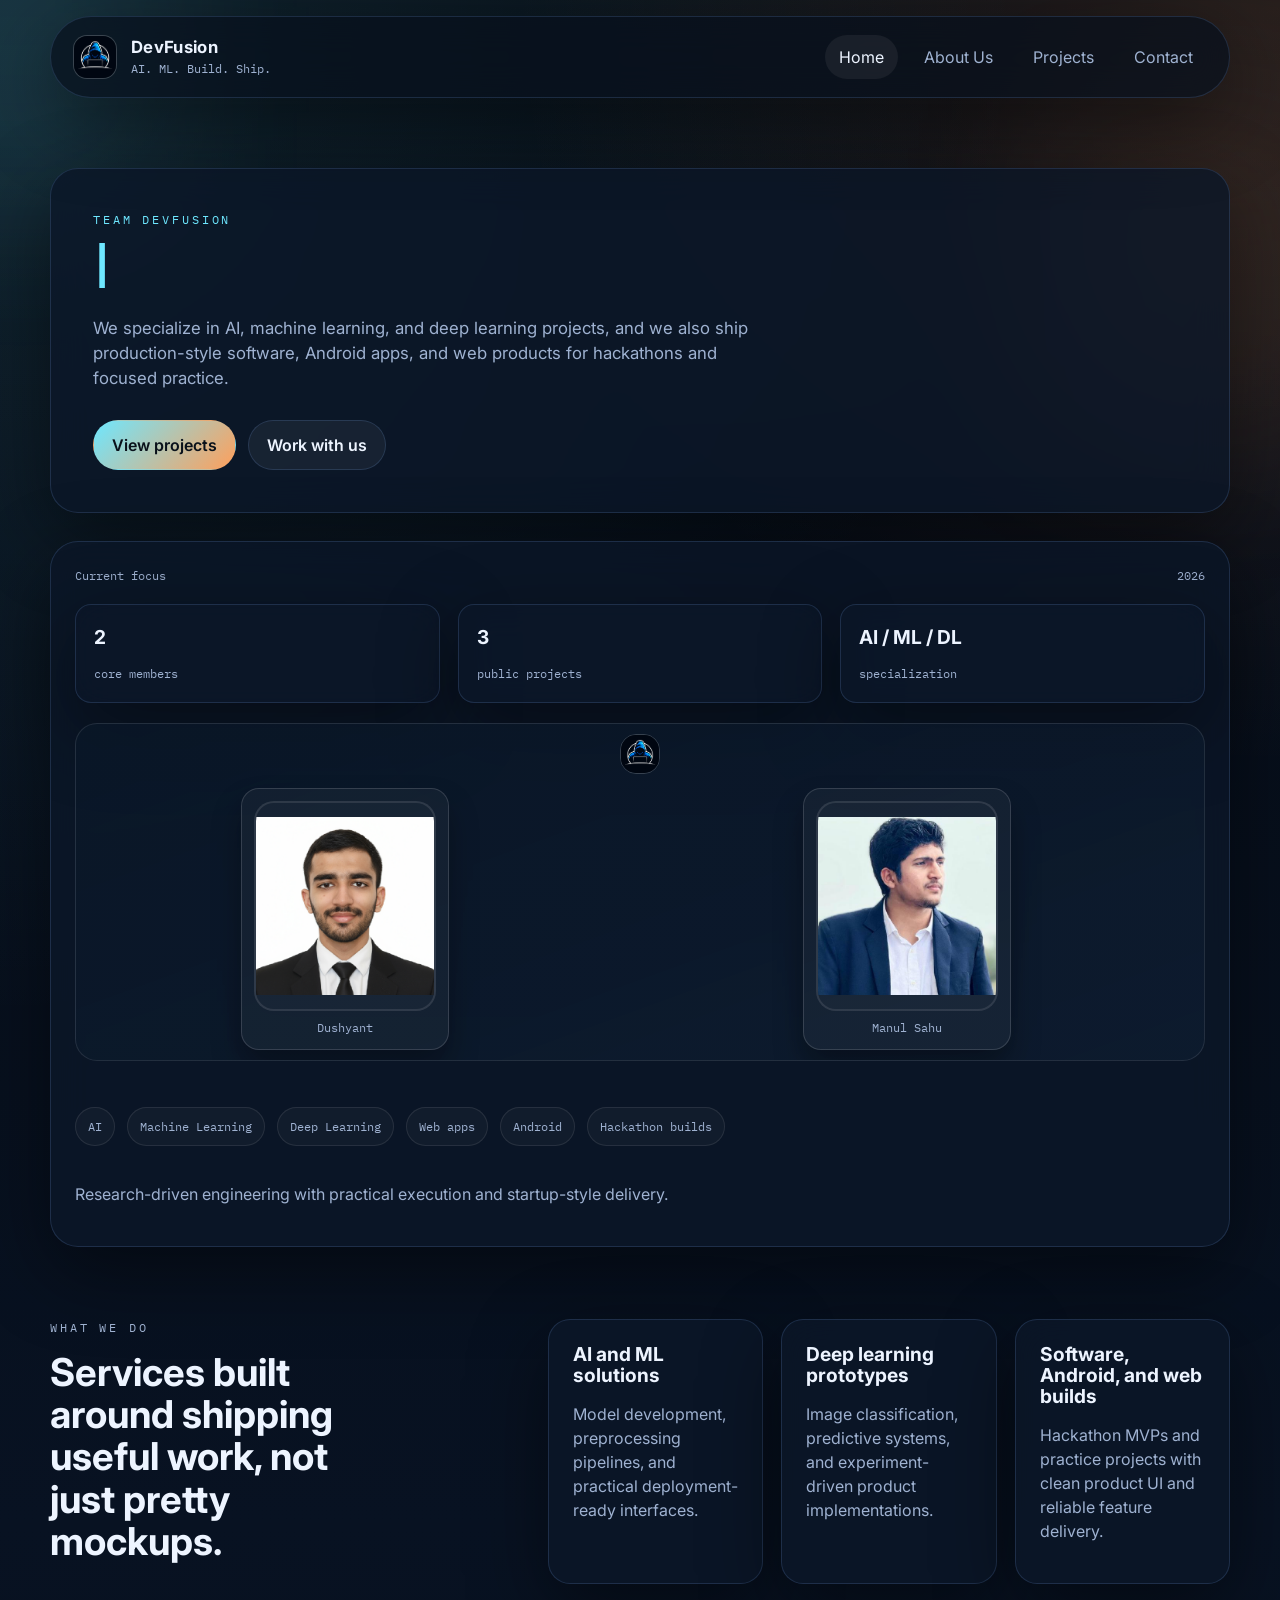
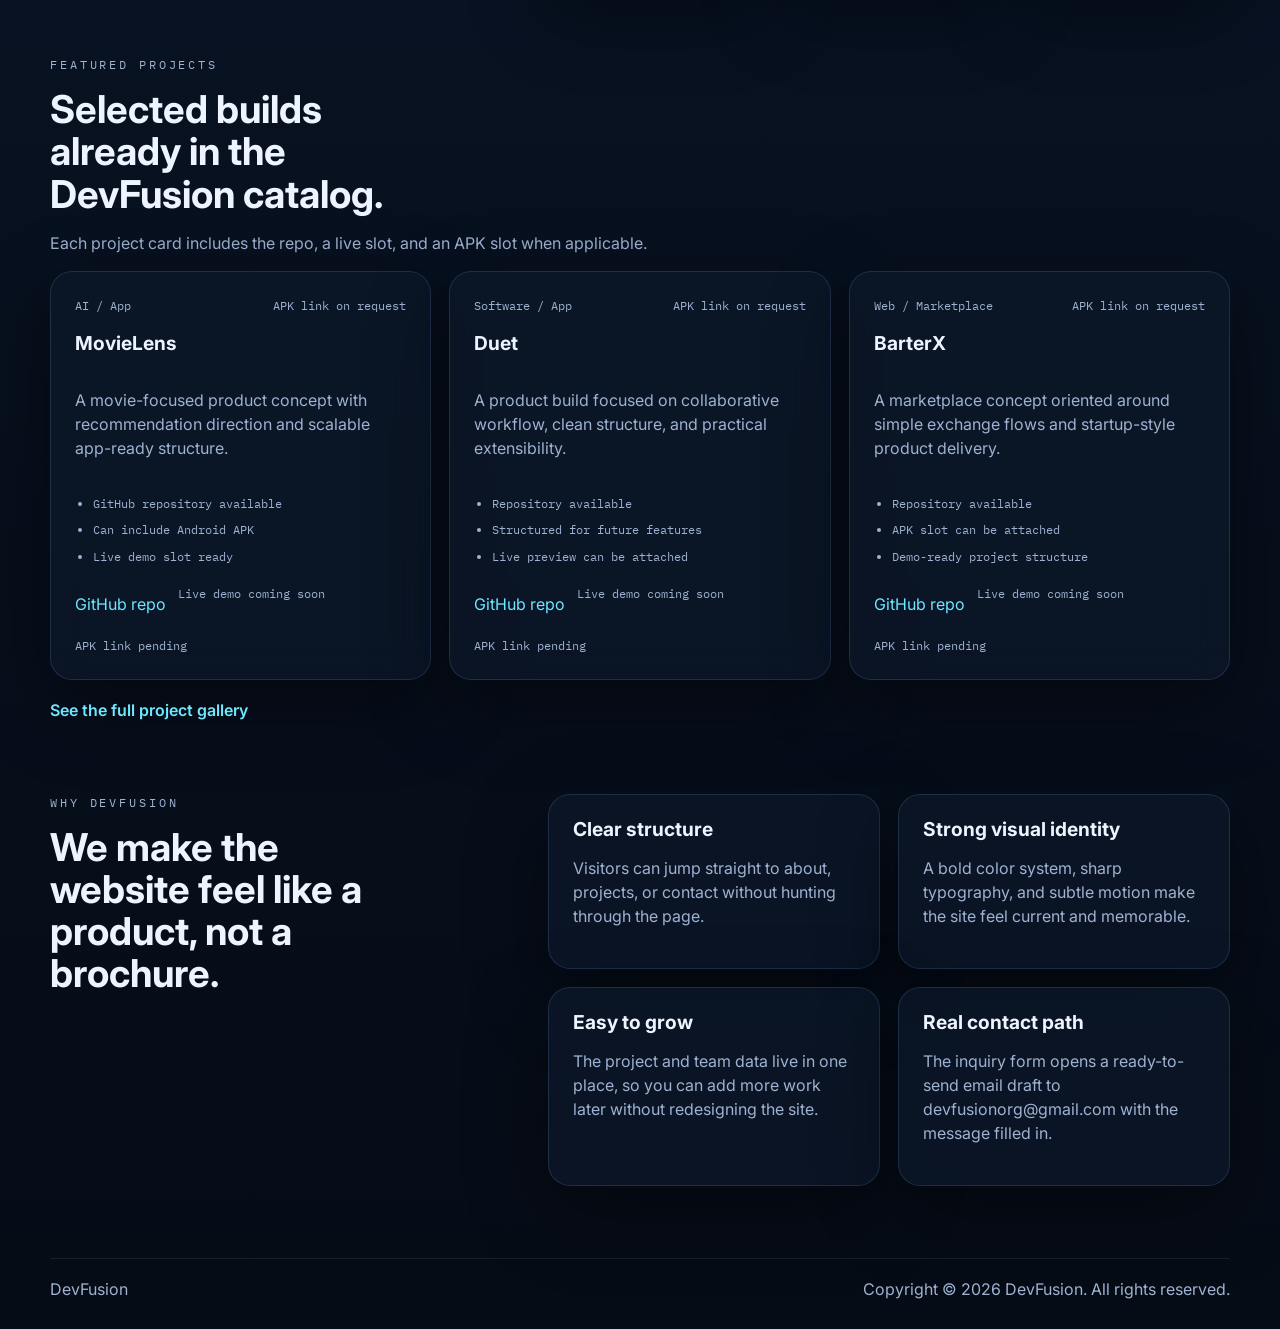
<file: index.html>
<!doctype html>
<html lang="en">
  <head>
    <meta charset="UTF-8" />
    <meta name="viewport" content="width=device-width, initial-scale=1.0" />
    <meta
      name="description"
      content="DevFusion is a bold startup portfolio for Dushyant and Manul Sahu, showcasing projects, services, and contact options."
    />
    <title>DevFusion | Home</title>
    <link rel="preconnect" href="https://fonts.googleapis.com" />
    <link rel="preconnect" href="https://fonts.gstatic.com" crossorigin />
    <link
      href="https://fonts.googleapis.com/css2?family=IBM+Plex+Mono:wght@400;500;600;700&family=Inter:wght@400;500;600;700;800&display=swap"
      rel="stylesheet"
    />
    <link rel="stylesheet" href="styles.css" />
  </head>
  <body data-page="home">
    <div class="backdrop backdrop-a"></div>
    <div class="backdrop backdrop-b"></div>

    <header class="site-header">
      <a class="brand" href="index.html">
        <span class="brand-mark">
          <img src="DevFusion.png" alt="DevFusion logo" />
        </span>
        <span>
          <strong>DevFusion</strong>
          <small>AI. ML. Build. Ship.</small>
        </span>
      </a>

      <button class="nav-toggle" type="button" aria-expanded="false" aria-controls="site-nav">
        Menu
      </button>

      <nav id="site-nav" class="site-nav">
        <a href="index.html">Home</a>
        <a href="about.html">About Us</a>
        <a href="projects.html">Projects</a>
        <a href="contact.html">Contact</a>
      </nav>
    </header>

    <main>
      <section class="hero section">
        <div class="hero-copy reveal">
          <p class="eyebrow">Team DevFusion</p>
          <h1 class="js-typing-heading" data-typing-lines="AI-First Product Builders|ML Solutions that Deliver|Web and Android Apps that Ship">
            AI-first developers building practical ML products, web apps, and Android experiences.
          </h1>
          <p class="lead">
            We specialize in AI, machine learning, and deep learning projects, and we also ship production-style
            software, Android apps, and web products for hackathons and focused practice.
          </p>
          <div class="hero-actions">
            <a class="button button-primary" href="projects.html">View projects</a>
            <a class="button button-secondary" href="contact.html">Work with us</a>
          </div>
        </div>

        <aside class="hero-panel reveal delay-1">
          <div class="panel-topline">
            <span>Current focus</span>
            <span>2026</span>
          </div>
          <div class="hero-stats" id="home-stats"></div>
          <div class="hero-photo-stage">
            <img src="DevFusion.png" alt="DevFusion symbol" class="hero-logo" />
            <div class="hero-photo-row">
              <a class="hero-photo-link" href="about.html#member-dushyant" aria-label="View Dushyant details">
                <figure class="hero-photo-card">
                  <img src="d.png" alt="Dushyant portrait" class="avatar avatar-large" />
                  <figcaption>Dushyant</figcaption>
                </figure>
              </a>
              <a class="hero-photo-link" href="about.html#member-manul-sahu" aria-label="View Manul Sahu details">
                <figure class="hero-photo-card">
                  <img src="m.png" alt="Manul Sahu portrait" class="avatar avatar-large" />
                  <figcaption>Manul Sahu</figcaption>
                </figure>
              </a>
            </div>
          </div>
          <div class="hero-tags">
            <span>AI</span>
            <span>Machine Learning</span>
            <span>Deep Learning</span>
            <span>Web apps</span>
            <span>Android</span>
            <span>Hackathon builds</span>
          </div>
          <p class="panel-copy">
            Research-driven engineering with practical execution and startup-style delivery.
          </p>
        </aside>
      </section>

      <section class="section section-split">
        <div class="section-heading reveal">
          <p class="eyebrow">What we do</p>
          <h2>Services built around shipping useful work, not just pretty mockups.</h2>
        </div>
        <div class="grid cards-3" id="service-cards"></div>
      </section>

      <section class="section">
        <div class="section-heading reveal">
          <p class="eyebrow">Featured projects</p>
          <h2>Selected builds already in the DevFusion catalog.</h2>
          <p>Each project card includes the repo, a live slot, and an APK slot when applicable.</p>
        </div>
        <div class="grid cards-3" id="featured-projects"></div>
        <div class="section-footer reveal">
          <a class="text-link" href="projects.html">See the full project gallery</a>
        </div>
      </section>

      <section class="section section-split">
        <div class="section-heading reveal">
          <p class="eyebrow">Why DevFusion</p>
          <h2>We make the website feel like a product, not a brochure.</h2>
        </div>
        <div class="grid cards-2">
          <article class="info-card reveal">
            <h3>Clear structure</h3>
            <p>Visitors can jump straight to about, projects, or contact without hunting through the page.</p>
          </article>
          <article class="info-card reveal delay-1">
            <h3>Strong visual identity</h3>
            <p>A bold color system, sharp typography, and subtle motion make the site feel current and memorable.</p>
          </article>
          <article class="info-card reveal delay-2">
            <h3>Easy to grow</h3>
            <p>The project and team data live in one place, so you can add more work later without redesigning the site.</p>
          </article>
          <article class="info-card reveal delay-3">
            <h3>Real contact path</h3>
            <p>The inquiry form opens a ready-to-send email draft to devfusionorg@gmail.com with the message filled in.</p>
          </article>
        </div>
      </section>
    </main>

    <footer class="site-footer">
      <p>DevFusion</p>
      <p>Copyright &copy; <span data-year></span> DevFusion. All rights reserved.</p>
    </footer>

    <script src="site-data.js"></script>
    <script src="site.js"></script>
  </body>
</html>
</file>
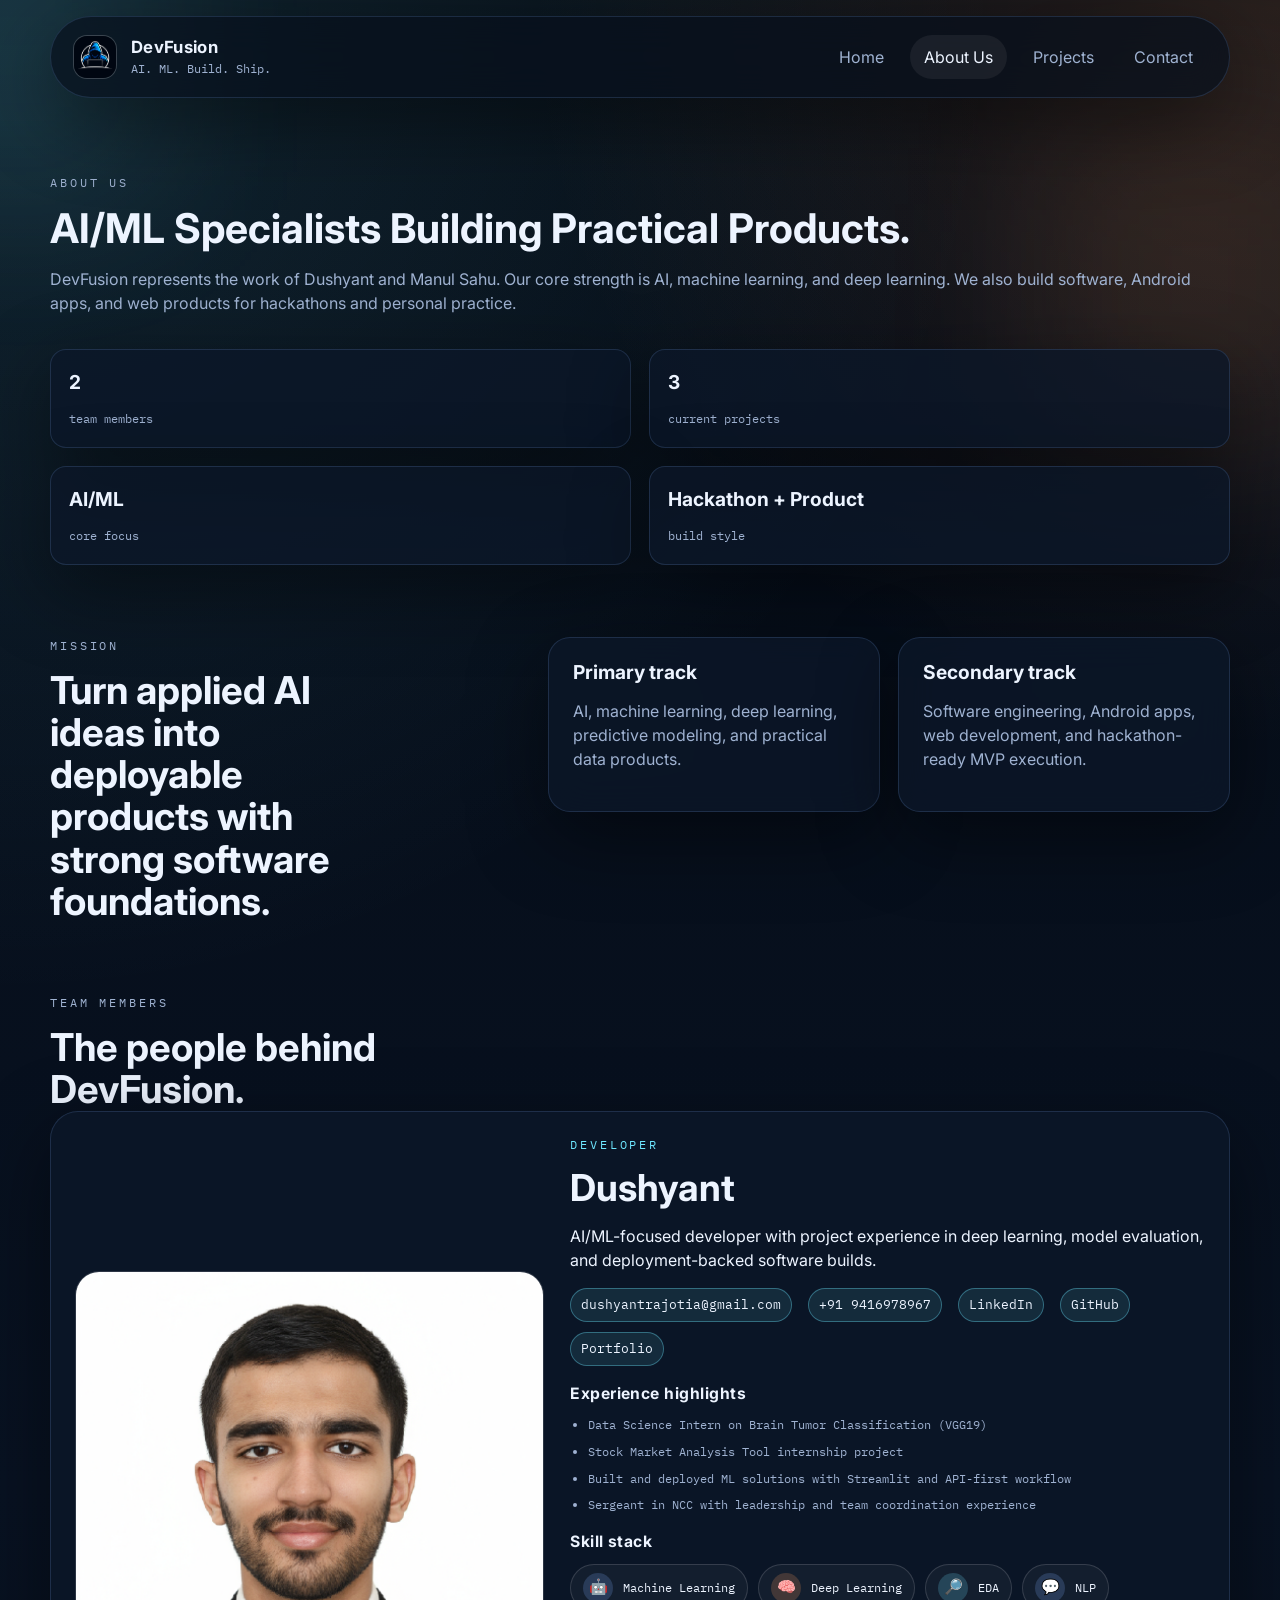
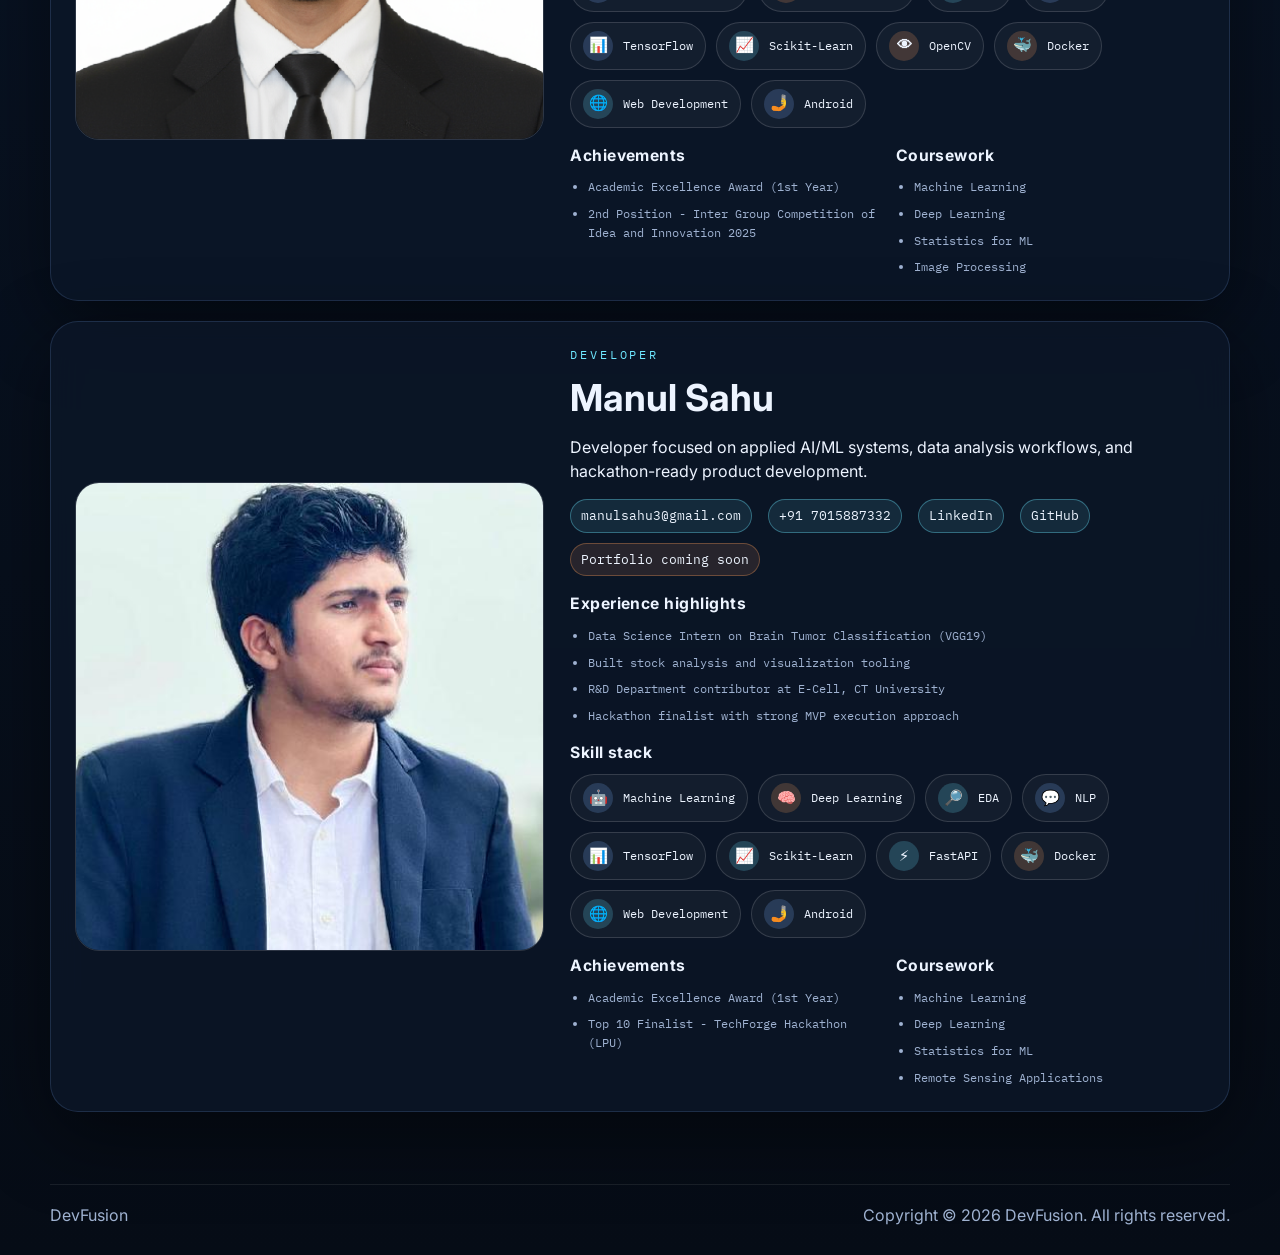
<file: about.html>
<!doctype html>
<html lang="en">
  <head>
    <meta charset="UTF-8" />
    <meta name="viewport" content="width=device-width, initial-scale=1.0" />
    <meta
      name="description"
      content="Meet the DevFusion team, learn about our values, tools, and the people behind the projects."
    />
    <title>DevFusion | About Us</title>
    <link rel="preconnect" href="https://fonts.googleapis.com" />
    <link rel="preconnect" href="https://fonts.gstatic.com" crossorigin />
    <link
      href="https://fonts.googleapis.com/css2?family=IBM+Plex+Mono:wght@400;500;600;700&family=Inter:wght@400;500;600;700;800&display=swap"
      rel="stylesheet"
    />
    <link rel="stylesheet" href="styles.css" />
  </head>
  <body data-page="about">
    <div class="backdrop backdrop-a"></div>
    <div class="backdrop backdrop-b"></div>

    <header class="site-header">
      <a class="brand" href="index.html">
        <span class="brand-mark">
          <img src="DevFusion.png" alt="DevFusion logo" />
        </span>
        <span>
          <strong>DevFusion</strong>
          <small>AI. ML. Build. Ship.</small>
        </span>
      </a>

      <button class="nav-toggle" type="button" aria-expanded="false" aria-controls="site-nav">
        Menu
      </button>

      <nav id="site-nav" class="site-nav">
        <a href="index.html">Home</a>
        <a href="about.html">About Us</a>
        <a href="projects.html">Projects</a>
        <a href="contact.html">Contact</a>
      </nav>
    </header>

    <main>
      <section class="page-hero section">
        <div class="section-heading reveal">
          <p class="eyebrow">About us</p>
          <h1>AI/ML Specialists Building Practical Products.</h1>
          <p>
            DevFusion represents the work of Dushyant and Manul Sahu. Our core strength is AI, machine learning, and
            deep learning. We also build software, Android apps, and web products for hackathons and personal practice.
          </p>
        </div>

        <div class="grid cards-2 metrics-grid reveal delay-1" id="about-metrics"></div>
      </section>

      <section class="section section-split">
        <div class="section-heading reveal">
          <p class="eyebrow">Mission</p>
          <h2>Turn applied AI ideas into deployable products with strong software foundations.</h2>
        </div>
        <div class="grid cards-2">
          <article class="info-card reveal">
            <h3>Primary track</h3>
            <p>
              AI, machine learning, deep learning, predictive modeling, and practical data products.
            </p>
          </article>
          <article class="info-card reveal delay-1">
            <h3>Secondary track</h3>
            <p>
              Software engineering, Android apps, web development, and hackathon-ready MVP execution.
            </p>
          </article>
        </div>
      </section>

      <section class="section">
        <div class="section-heading reveal">
          <p class="eyebrow">Team members</p>
          <h2>The people behind DevFusion.</h2>
        </div>
        <div id="member-stories"></div>
      </section>
    </main>

    <footer class="site-footer">
      <p>DevFusion</p>
      <p>Copyright &copy; <span data-year></span> DevFusion. All rights reserved.</p>
    </footer>

    <script src="site-data.js"></script>
    <script src="site.js"></script>
  </body>
</html>
</file>
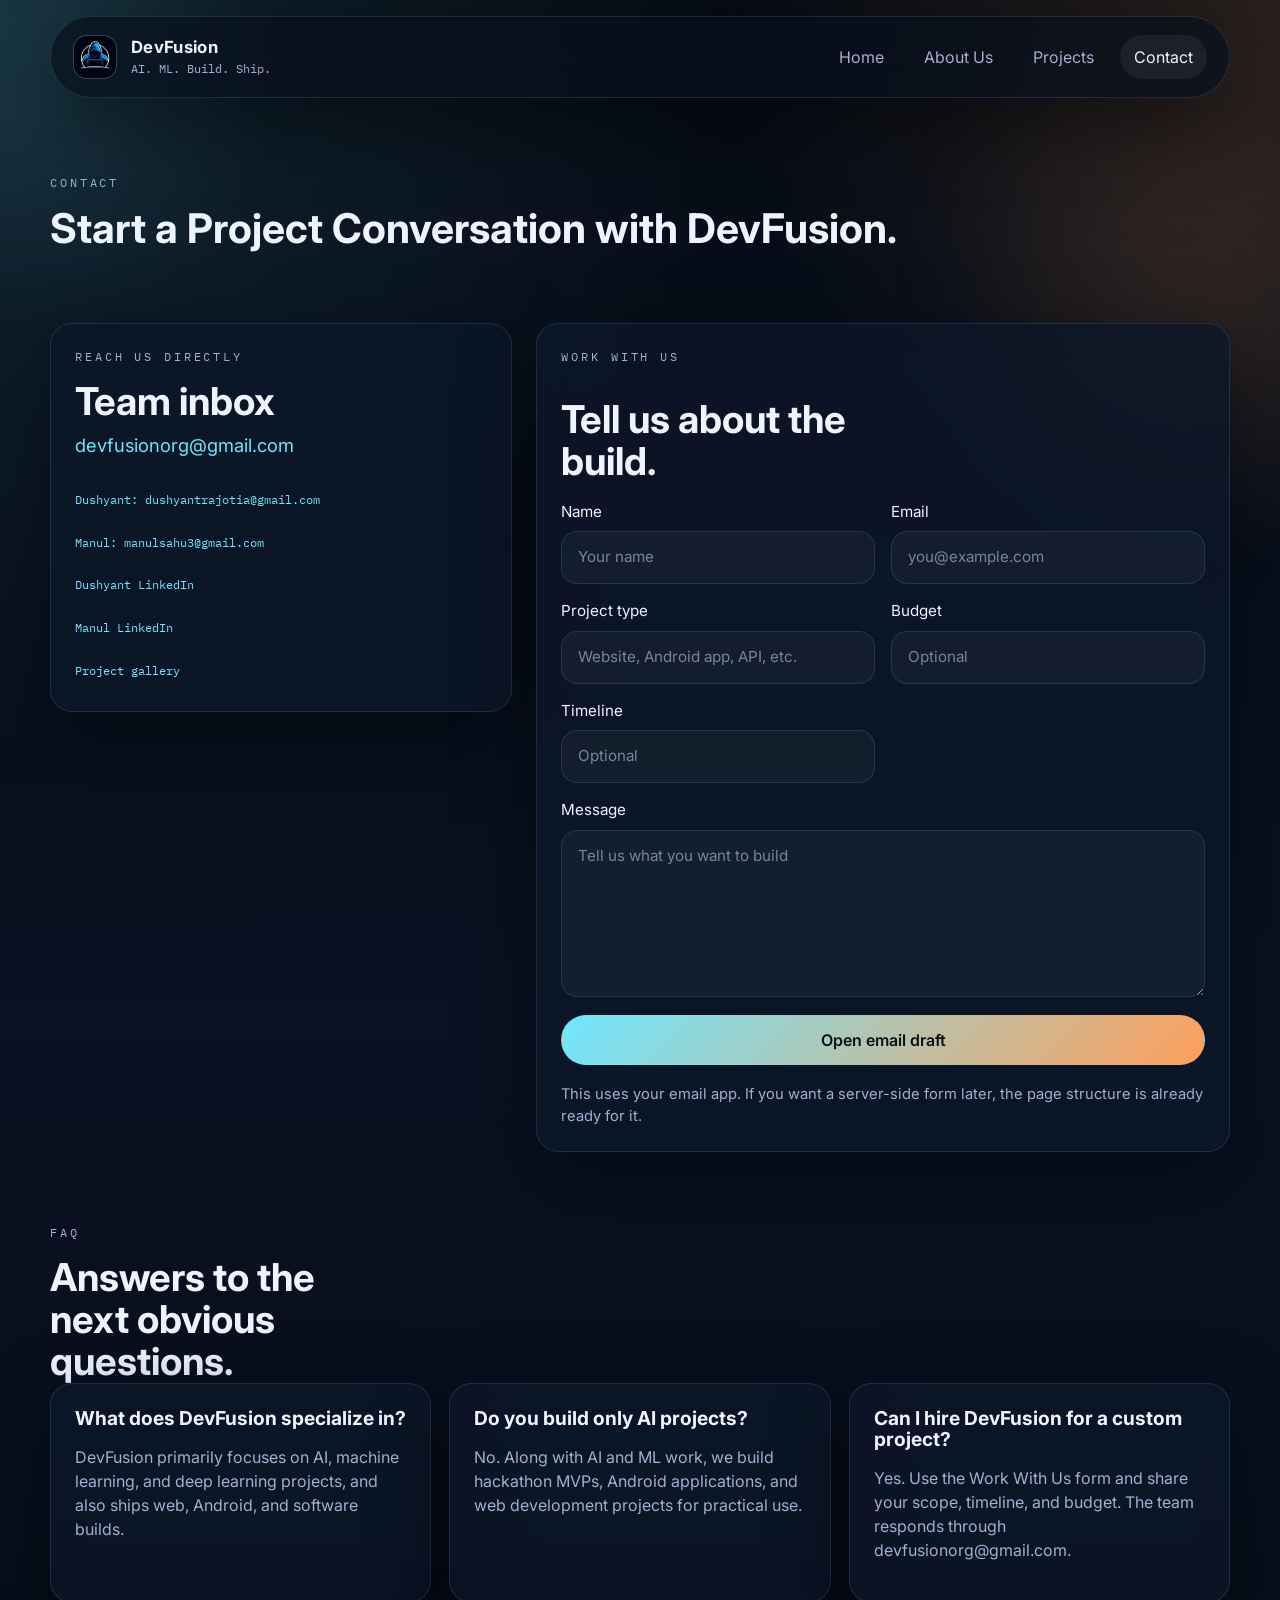
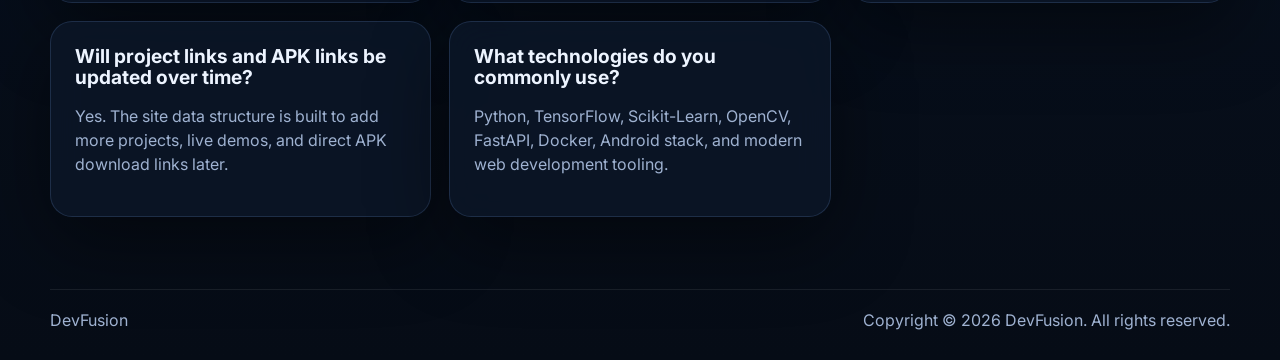
<file: contact.html>
<!doctype html>
<html lang="en">
  <head>
    <meta charset="UTF-8" />
    <meta name="viewport" content="width=device-width, initial-scale=1.0" />
    <meta
      name="description"
      content="Contact DevFusion or send a work-with-us inquiry to devfusionorg@gmail.com."
    />
    <title>DevFusion | Contact</title>
    <link rel="preconnect" href="https://fonts.googleapis.com" />
    <link rel="preconnect" href="https://fonts.gstatic.com" crossorigin />
    <link
      href="https://fonts.googleapis.com/css2?family=IBM+Plex+Mono:wght@400;500;600;700&family=Inter:wght@400;500;600;700;800&display=swap"
      rel="stylesheet"
    />
    <link rel="stylesheet" href="styles.css" />
  </head>
  <body data-page="contact">
    <div class="backdrop backdrop-a"></div>
    <div class="backdrop backdrop-b"></div>

    <header class="site-header">
      <a class="brand" href="index.html">
        <span class="brand-mark">
          <img src="DevFusion.png" alt="DevFusion logo" />
        </span>
        <span>
          <strong>DevFusion</strong>
          <small>AI. ML. Build. Ship.</small>
        </span>
      </a>

      <button class="nav-toggle" type="button" aria-expanded="false" aria-controls="site-nav">
        Menu
      </button>

      <nav id="site-nav" class="site-nav">
        <a href="index.html">Home</a>
        <a href="about.html">About Us</a>
        <a href="projects.html">Projects</a>
        <a href="contact.html">Contact</a>
      </nav>
    </header>

    <main>
      <section class="page-hero section">
        <div class="section-heading reveal">
          <p class="eyebrow">Contact</p>
          <h1>Start a Project Conversation with DevFusion.</h1>
        </div>
      </section>

      <section class="section contact-layout">
        <div class="contact-card reveal">
          <p class="eyebrow">Reach us directly</p>
          <h2>Team inbox</h2>
          <a class="email-link" href="mailto:devfusionorg@gmail.com">devfusionorg@gmail.com</a>
          <div class="contact-list" id="contact-links"></div>
        </div>

        <form class="contact-form reveal delay-1 js-mailto-form" data-form-title="Work with us" data-form-label="Project inquiry">
          <p class="eyebrow">Work with us</p>
          <h2>Tell us about the build.</h2>

          <div class="form-grid">
            <label>
              Name
              <input type="text" name="name" placeholder="Your name" required />
            </label>
            <label>
              Email
              <input type="email" name="email" placeholder="you@example.com" required />
            </label>
            <label>
              Project type
              <input type="text" name="projectType" placeholder="Website, Android app, API, etc." />
            </label>
            <label>
              Budget
              <input type="text" name="budget" placeholder="Optional" />
            </label>
            <label>
              Timeline
              <input type="text" name="timeline" placeholder="Optional" />
            </label>
            <label class="full-width">
              Message
              <textarea name="message" rows="6" placeholder="Tell us what you want to build" required></textarea>
            </label>
          </div>

          <button class="button button-primary" type="submit">Open email draft</button>
          <p class="form-note">
            This uses your email app. If you want a server-side form later, the page structure is already ready for it.
          </p>
        </form>
      </section>

      <section class="section">
        <div class="section-heading reveal">
          <p class="eyebrow">FAQ</p>
          <h2>Answers to the next obvious questions.</h2>
        </div>
        <div class="grid cards-3" id="faq-grid"></div>
      </section>
    </main>

    <footer class="site-footer">
      <p>DevFusion</p>
      <p>Copyright &copy; <span data-year></span> DevFusion. All rights reserved.</p>
    </footer>

    <script src="site-data.js"></script>
    <script src="site.js"></script>
  </body>
</html>
</file>
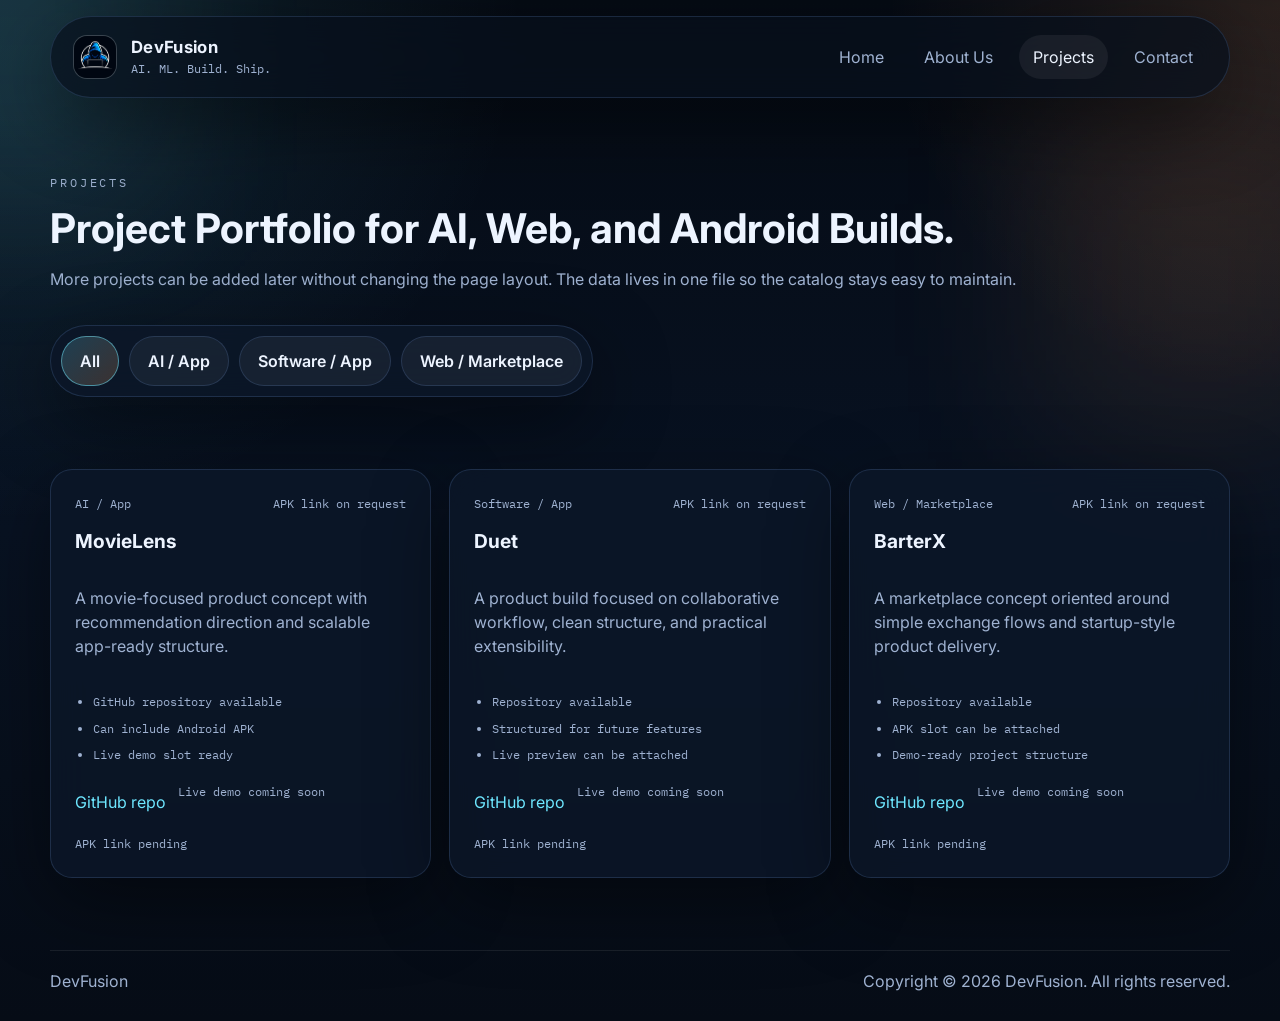
<file: projects.html>
<!doctype html>
<html lang="en">
  <head>
    <meta charset="UTF-8" />
    <meta name="viewport" content="width=device-width, initial-scale=1.0" />
    <meta
      name="description"
      content="Explore DevFusion projects including MovieLens, Duet, and BarterX with links, descriptions, and APK slots."
    />
    <title>DevFusion | Projects</title>
    <link rel="preconnect" href="https://fonts.googleapis.com" />
    <link rel="preconnect" href="https://fonts.gstatic.com" crossorigin />
    <link
      href="https://fonts.googleapis.com/css2?family=IBM+Plex+Mono:wght@400;500;600;700&family=Inter:wght@400;500;600;700;800&display=swap"
      rel="stylesheet"
    />
    <link rel="stylesheet" href="styles.css" />
  </head>
  <body data-page="projects">
    <div class="backdrop backdrop-a"></div>
    <div class="backdrop backdrop-b"></div>

    <header class="site-header">
      <a class="brand" href="index.html">
        <span class="brand-mark">
          <img src="DevFusion.png" alt="DevFusion logo" />
        </span>
        <span>
          <strong>DevFusion</strong>
          <small>AI. ML. Build. Ship.</small>
        </span>
      </a>

      <button class="nav-toggle" type="button" aria-expanded="false" aria-controls="site-nav">
        Menu
      </button>

      <nav id="site-nav" class="site-nav">
        <a href="index.html">Home</a>
        <a href="about.html">About Us</a>
        <a href="projects.html">Projects</a>
        <a href="contact.html">Contact</a>
      </nav>
    </header>

    <main>
      <section class="page-hero section">
        <div class="section-heading reveal">
          <p class="eyebrow">Projects</p>
          <h1>Project Portfolio for AI, Web, and Android Builds.</h1>
          <p>
            More projects can be added later without changing the page layout. The data lives in one file so the catalog
            stays easy to maintain.
          </p>
        </div>

        <div class="filter-bar reveal delay-1" id="project-filters"></div>
      </section>

      <section class="section">
        <div class="grid cards-3" id="project-grid"></div>
      </section>
    </main>

    <footer class="site-footer">
      <p>DevFusion</p>
      <p>Copyright &copy; <span data-year></span> DevFusion. All rights reserved.</p>
    </footer>

    <script src="site-data.js"></script>
    <script src="site.js"></script>
  </body>
</html>
</file>
<file: styles.css>
:root {
  color-scheme: dark;
  --bg: #07111f;
  --surface: rgba(12, 23, 40, 0.8);
  --line: rgba(130, 181, 255, 0.16);
  --text: #edf4ff;
  --muted: #9fb2d1;
  --accent: #6ee7ff;
  --accent-strong: #ff9f5b;
  --shadow: 0 24px 80px rgba(0, 0, 0, 0.45);
  --radius-xl: 28px;
  --radius-lg: 22px;
  --radius-md: 16px;
  --content-width: 1180px;
}

* {
  box-sizing: border-box;
}

html {
  scroll-behavior: smooth;
}

body {
  margin: 0;
  min-height: 100vh;
  background:
    radial-gradient(circle at top left, rgba(110, 231, 255, 0.12), transparent 32%),
    radial-gradient(circle at top right, rgba(255, 159, 91, 0.14), transparent 24%),
    linear-gradient(180deg, #050b14 0%, #081222 52%, #060c16 100%);
  color: var(--text);
  font-family: "Inter", "SF Pro Display", "SF Pro Text", system-ui, sans-serif;
  line-height: 1.5;
  overflow-x: hidden;
}

a {
  color: inherit;
  text-decoration: none;
}

img {
  max-width: 100%;
  display: block;
}

.backdrop {
  position: fixed;
  inset: auto;
  pointer-events: none;
  filter: blur(90px);
  opacity: 0.45;
  z-index: 0;
}

.backdrop-a {
  top: -80px;
  left: -120px;
  width: 280px;
  height: 280px;
  background: rgba(110, 231, 255, 0.25);
}

.backdrop-b {
  right: -80px;
  top: 120px;
  width: 320px;
  height: 320px;
  background: rgba(255, 159, 91, 0.22);
}

.site-header,
.section,
.site-footer {
  position: relative;
  z-index: 1;
}

.site-header {
  width: min(var(--content-width), calc(100% - 32px));
  margin: 0 auto;
  display: flex;
  align-items: center;
  justify-content: space-between;
  gap: 16px;
  padding: 18px 22px;
  border: 1px solid var(--line);
  border-radius: 999px;
  background: rgba(8, 16, 28, 0.72);
  backdrop-filter: blur(18px);
  box-shadow: var(--shadow);
  position: fixed;
  top: 16px;
  left: 0;
  right: 0;
  z-index: 1000;
}

main {
  padding-top: 120px;
}

.brand {
  display: inline-flex;
  align-items: center;
  gap: 14px;
}

.brand strong {
  display: block;
  font-size: 1.05rem;
  letter-spacing: 0.02em;
}

.brand small {
  display: block;
  color: var(--muted);
  font-family: "IBM Plex Mono", monospace;
  font-size: 0.76rem;
}

.brand-mark {
  width: 44px;
  height: 44px;
  display: grid;
  place-items: center;
  border-radius: 14px;
  background: rgba(255, 255, 255, 0.08);
  overflow: hidden;
  border: 1px solid rgba(255, 255, 255, 0.12);
}

.brand-mark img {
  width: 100%;
  height: 100%;
  object-fit: cover;
}

.site-nav {
  display: flex;
  align-items: center;
  gap: 12px;
}

.site-nav a {
  padding: 10px 14px;
  border-radius: 999px;
  color: var(--muted);
  transition: 0.2s ease;
}

.site-nav a:hover,
.site-nav a.active {
  color: var(--text);
  background: rgba(255, 255, 255, 0.06);
}

.nav-toggle {
  display: none;
  border: 1px solid var(--line);
  background: rgba(255, 255, 255, 0.05);
  color: var(--text);
  border-radius: 999px;
  padding: 10px 14px;
  font: inherit;
}

.section {
  width: min(var(--content-width), calc(100% - 32px));
  margin: 0 auto;
  padding: 72px 0 0;
}

.hero {
  display: grid;
  grid-template-columns: 1fr;
  gap: 28px;
  align-items: stretch;
  padding-top: 48px;
}

.page-hero {
  display: grid;
  grid-template-columns: 1fr;
  gap: 18px;
  padding-top: 54px;
}

.hero-copy,
.hero-panel,
.contact-card,
.contact-form,
.info-card,
.project-card,
.member-card,
.stat-card,
.filter-bar,
.member-story {
  border: 1px solid var(--line);
  background: var(--surface);
  backdrop-filter: blur(18px);
  box-shadow: var(--shadow);
}

.hero-copy {
  border-radius: var(--radius-xl);
  padding: 42px;
  overflow: hidden;
}

.eyebrow {
  margin: 0 0 14px;
  color: var(--accent);
  text-transform: uppercase;
  letter-spacing: 0.24em;
  font-family: "IBM Plex Mono", monospace;
  font-size: 0.75rem;
}

h1,
h2,
h3 {
  margin: 0;
  line-height: 1.1;
  font-family: "Inter", "SF Pro Display", system-ui, sans-serif;
}

h1 {
  font-size: clamp(2.8rem, 4vw, 5.6rem);
  max-width: 100%;
}

.hero-copy h1 {
  font-size: clamp(2rem, 3.2vw, 3.9rem);
  max-width: 24ch;
}

.page-hero .section-heading {
  width: 100%;
  max-width: 100%;
}

.page-hero .section-heading h1 {
  display: block;
  width: 100%;
  max-width: 100%;
  font-size: clamp(2rem, 3.2vw, 4rem);
  white-space: normal;
  overflow-wrap: anywhere;
  text-wrap: balance;
}

.page-hero .section-heading p {
  width: 100%;
  max-width: 100%;
}

@media (max-width: 760px) {
  .page-hero .section-heading h1 {
    max-width: 100%;
  }
}

h2 {
  font-size: clamp(2rem, 3vw, 3rem);
  max-width: 14ch;
}

h3 {
  font-size: 1.2rem;
}

.js-typing-heading {
  display: block;
  min-height: 1.25em;
}

.typing-line {
  display: inline-block;
  min-height: 1.08em;
  white-space: nowrap;
  max-width: 100%;
  overflow: hidden;
  text-overflow: ellipsis;
}

.typing-line.is-active::after {
  content: "|";
  margin-left: 2px;
  color: var(--accent);
  animation: caret-blink 0.8s step-end infinite;
}

.lead,
.section-heading p,
.panel-copy,
.info-card p,
.member-card p,
.project-card p,
.contact-card p,
.contact-form p,
.site-footer p {
  color: var(--muted);
}

.lead {
  margin: 20px 0 0;
  max-width: 62ch;
  font-size: 1.05rem;
}

.hero-actions,
.hero-tags,
.project-links,
.section-footer,
.contact-list,
.member-meta,
.skill-chip-row {
  display: flex;
  flex-wrap: wrap;
  gap: 12px;
}

.hero-actions {
  margin-top: 28px;
}

.button,
.filter-button {
  border: 1px solid transparent;
  border-radius: 999px;
  padding: 12px 18px;
  font: inherit;
  font-weight: 600;
  transition: 0.2s ease;
}

.button-primary {
  background: linear-gradient(135deg, var(--accent), var(--accent-strong));
  color: #09111a;
}

.button-secondary,
.filter-button {
  background: rgba(255, 255, 255, 0.05);
  color: var(--text);
  border-color: var(--line);
}

.button:hover,
.filter-button:hover {
  transform: translateY(-1px);
}

.hero-tags span,
.feature-list li,
.project-topline span,
.stat-card span,
.contact-list a,
.project-links span {
  font-family: "IBM Plex Mono", monospace;
  font-size: 0.78rem;
  color: var(--muted);
}

.hero-tags {
  margin-top: 26px;
}

.hero-tags span {
  padding: 9px 12px;
  border-radius: 999px;
  border: 1px solid rgba(255, 255, 255, 0.09);
  background: rgba(255, 255, 255, 0.03);
}

.hero-panel {
  border-radius: var(--radius-xl);
  padding: 24px;
  display: flex;
  flex-direction: column;
  gap: 20px;
}

.panel-topline,
.project-topline {
  display: flex;
  align-items: center;
  justify-content: space-between;
  gap: 12px;
}

.panel-topline span,
.project-topline span {
  color: var(--muted);
  font-family: "IBM Plex Mono", monospace;
  font-size: 0.78rem;
}

.hero-stats,
.cards-2,
.cards-3 {
  display: grid;
  gap: 18px;
}

.hero-stats {
  grid-template-columns: repeat(3, minmax(0, 1fr));
}

.stat-card {
  border-radius: var(--radius-md);
  padding: 18px;
}

.stat-card strong {
  display: block;
  margin-bottom: 8px;
  font-size: 1.2rem;
}

.hero-photo-stage {
  position: relative;
  display: flex;
  flex-direction: column;
  align-items: center;
  justify-content: center;
  gap: 14px;
  min-height: 300px;
  border-radius: 22px;
  border: 1px solid rgba(255, 255, 255, 0.1);
  background: linear-gradient(160deg, rgba(10, 24, 40, 0.8), rgba(16, 31, 52, 0.6));
  padding: 10px;
  overflow: hidden;
}

.hero-logo {
  position: relative;
  width: 40px;
  height: 40px;
  border-radius: 16px;
  border: 1px solid rgba(255, 255, 255, 0.18);
  object-fit: cover;
}

.hero-photo-row {
  width: 100%;
  display: grid;
  grid-template-columns: repeat(2, minmax(0, 1fr));
  gap: 16px;
  justify-items: center;
}

.hero-photo-link {
  display: block;
}

.hero-photo-card {
  position: relative;
  margin: 0;
  width: min(88%, 300px);
  border-radius: 18px;
  border: 1px solid rgba(255, 255, 255, 0.14);
  background: rgba(255, 255, 255, 0.04);
  padding: 12px;
  box-shadow: 0 18px 30px rgba(0, 0, 0, 0.32);
  display: flex;
  flex-direction: column;
  align-items: center;
}

.hero-photo-link:hover .hero-photo-card {
  transform: translateY(-2px);
  border-color: rgba(110, 231, 255, 0.45);
}

.hero-photo-card figcaption {
  margin-top: 8px;
  font-family: "IBM Plex Mono", monospace;
  color: var(--muted);
  font-size: 0.75rem;
}

.avatar {
  border-radius: 20px;
  object-fit: contain;
  border: 2px solid rgba(255, 255, 255, 0.1);
}

.avatar-large {
  width: 100%;
  height: 210px;
  object-position: center center;
  background: rgba(255, 255, 255, 0.02);
}

.section-split {
  display: grid;
  grid-template-columns: minmax(0, 0.82fr) minmax(0, 1.18fr);
  gap: 24px;
  align-items: start;
}

.section-heading {
  max-width: 62ch;
}

.cards-2 {
  grid-template-columns: repeat(2, minmax(0, 1fr));
}

.cards-3 {
  grid-template-columns: repeat(3, minmax(0, 1fr));
}

.info-card,
.project-card,
.member-card,
.contact-card,
.contact-form {
  border-radius: var(--radius-lg);
  padding: 24px;
}

.project-card,
.member-card {
  display: flex;
  flex-direction: column;
  gap: 18px;
}

.feature-list {
  margin: 0;
  padding-left: 18px;
  color: var(--muted);
}

.feature-list li + li {
  margin-top: 8px;
}

.project-links a,
.email-link,
.text-link,
.contact-list a {
  color: var(--text);
}

.project-links a,
.contact-list a {
  padding: 8px 0;
  color: var(--accent);
}

#member-stories {
  display: grid;
  gap: 20px;
}

.member-story {
  min-height: calc(100vh - 150px);
  display: grid;
  grid-template-columns: minmax(280px, 0.85fr) minmax(0, 1.15fr);
  gap: 26px;
  border-radius: var(--radius-xl);
  padding: 24px;
  align-items: center;
  scroll-margin-top: 130px;
}

.member-story-media {
  height: 100%;
  display: grid;
  align-items: center;
}

.member-photo-scroll {
  width: 100%;
  max-height: 72vh;
  object-fit: cover;
  border-radius: 24px;
  border: 1px solid rgba(255, 255, 255, 0.14);
  transform: translateY(72px);
  opacity: 0;
  transition: transform 0.85s ease, opacity 0.85s ease;
}

.member-story-copy {
  transform: translateY(40px);
  opacity: 0;
  transition: transform 0.65s ease, opacity 0.65s ease;
}

.member-story.is-visible .member-photo-scroll,
.member-story.is-visible .member-story-copy {
  transform: translateY(0);
  opacity: 1;
}

.member-headline h3 {
  margin-top: 4px;
  font-size: clamp(1.9rem, 2.9vw, 2.7rem);
}

.member-meta {
  margin-top: 14px;
  gap: 10px 16px;
}

.member-meta a,
.member-meta span {
  font-family: "IBM Plex Mono", monospace;
  font-size: 0.82rem;
  color: var(--text);
}

.member-meta a {
  padding: 6px 10px;
  border-radius: 999px;
  border: 1px solid rgba(110, 231, 255, 0.35);
  background: rgba(110, 231, 255, 0.1);
}

.member-meta a:hover {
  background: rgba(110, 231, 255, 0.2);
}

.member-meta span {
  padding: 6px 10px;
  border-radius: 999px;
  border: 1px solid rgba(255, 159, 91, 0.32);
  background: rgba(255, 159, 91, 0.12);
}

.story-block {
  margin-top: 16px;
}

.story-block h4 {
  margin: 0 0 10px;
  font-size: 0.98rem;
  letter-spacing: 0.03em;
}

.skill-chip-row {
  gap: 10px;
}

.skill-chip {
  display: inline-flex;
  align-items: center;
  gap: 10px;
  padding: 8px 12px;
  border-radius: 999px;
  border: 1px solid rgba(255, 255, 255, 0.14);
  background: rgba(255, 255, 255, 0.04);
}

.skill-chip strong {
  display: inline-grid;
  place-items: center;
  min-width: 30px;
  height: 30px;
  border-radius: 999px;
  font-size: 0.95rem;
}

.skill-chip em {
  font-style: normal;
  font-family: "IBM Plex Mono", monospace;
  font-size: 0.76rem;
  color: var(--text);
}

.skill-teal strong {
  background: rgba(110, 231, 255, 0.2);
}

.skill-blue strong {
  background: rgba(130, 181, 255, 0.2);
}

.skill-orange strong {
  background: rgba(255, 159, 91, 0.2);
}

.story-row {
  display: grid;
  grid-template-columns: repeat(2, minmax(0, 1fr));
  gap: 16px;
}

.filter-bar {
  width: fit-content;
  border-radius: 999px;
  padding: 10px;
  display: flex;
  flex-wrap: wrap;
  gap: 10px;
}

.filter-button.active {
  background: linear-gradient(135deg, rgba(110, 231, 255, 0.2), rgba(255, 159, 91, 0.2));
  border-color: rgba(110, 231, 255, 0.5);
}

.contact-layout {
  display: grid;
  grid-template-columns: minmax(300px, 0.8fr) minmax(0, 1.2fr);
  gap: 24px;
  align-items: start;
}

.email-link {
  display: inline-flex;
  margin: 10px 0 22px;
  font-size: 1.15rem;
  color: var(--accent);
}

.contact-list {
  flex-direction: column;
  gap: 8px;
}

.contact-form {
  display: flex;
  flex-direction: column;
  gap: 18px;
}

.form-grid {
  display: grid;
  grid-template-columns: repeat(2, minmax(0, 1fr));
  gap: 16px;
}

label {
  display: grid;
  gap: 8px;
  color: var(--text);
  font-size: 0.95rem;
}

input,
textarea {
  width: 100%;
  border: 1px solid var(--line);
  border-radius: 16px;
  padding: 14px 16px;
  background: rgba(255, 255, 255, 0.04);
  color: var(--text);
  font: inherit;
}

input::placeholder,
textarea::placeholder {
  color: rgba(159, 178, 209, 0.7);
}

input:focus,
textarea:focus {
  outline: 2px solid rgba(110, 231, 255, 0.35);
  outline-offset: 1px;
}

.full-width {
  grid-column: 1 / -1;
}

.form-note {
  margin: 0;
  font-size: 0.92rem;
}

.site-footer {
  width: min(var(--content-width), calc(100% - 32px));
  margin: 72px auto 28px;
  padding: 18px 0 0;
  border-top: 1px solid rgba(255, 255, 255, 0.08);
  display: flex;
  align-items: center;
  justify-content: space-between;
  gap: 16px;
}

.site-footer p {
  margin: 0;
}

.section-footer {
  margin-top: 18px;
}

.text-link {
  color: var(--accent);
  font-weight: 600;
}

.reveal,
.reveal-card {
  animation: rise 0.7s ease both;
}

.delay-1 {
  animation-delay: 0.08s;
}

.delay-2 {
  animation-delay: 0.16s;
}

.delay-3 {
  animation-delay: 0.24s;
}

@keyframes rise {
  from {
    opacity: 0;
    transform: translateY(18px);
  }

  to {
    opacity: 1;
    transform: translateY(0);
  }
}

@keyframes caret-blink {
  50% {
    opacity: 0;
  }
}

@media (max-width: 1024px) {
  .hero,
  .section-split,
  .contact-layout,
  .member-story {
    grid-template-columns: 1fr;
  }

  .cards-3,
  .hero-stats {
    grid-template-columns: repeat(2, minmax(0, 1fr));
  }
}

@media (max-width: 760px) {
  .site-header {
    width: calc(100% - 20px);
    top: 10px;
    border-radius: 22px;
    align-items: flex-start;
    flex-direction: column;
  }

  main {
    padding-top: 122px;
  }

  .nav-toggle {
    display: inline-flex;
  }

  .site-nav {
    width: 100%;
    display: none;
    flex-direction: column;
    align-items: stretch;
  }

  .site-nav.is-open {
    display: flex;
  }

  .site-nav a {
    text-align: center;
  }

  .section,
  .site-footer {
    width: min(100% - 24px, var(--content-width));
  }

  .hero-copy,
  .hero-panel,
  .info-card,
  .project-card,
  .member-card,
  .contact-card,
  .contact-form,
  .member-story {
    padding: 20px;
  }

  .cards-2,
  .cards-3,
  .hero-stats,
  .form-grid,
  .story-row,
  .hero-photo-row {
    grid-template-columns: 1fr;
  }

  .hero-photo-card {
    width: min(92%, 300px);
  }

  .site-footer {
    flex-direction: column;
    align-items: flex-start;
  }

  h1 {
    max-width: 100%;
    font-size: clamp(2.3rem, 11vw, 4rem);
  }

  .avatar-large {
    height: 90px;
  }

  .hero-photo-stage {
    min-height: 135px;
  }
}
</file>
